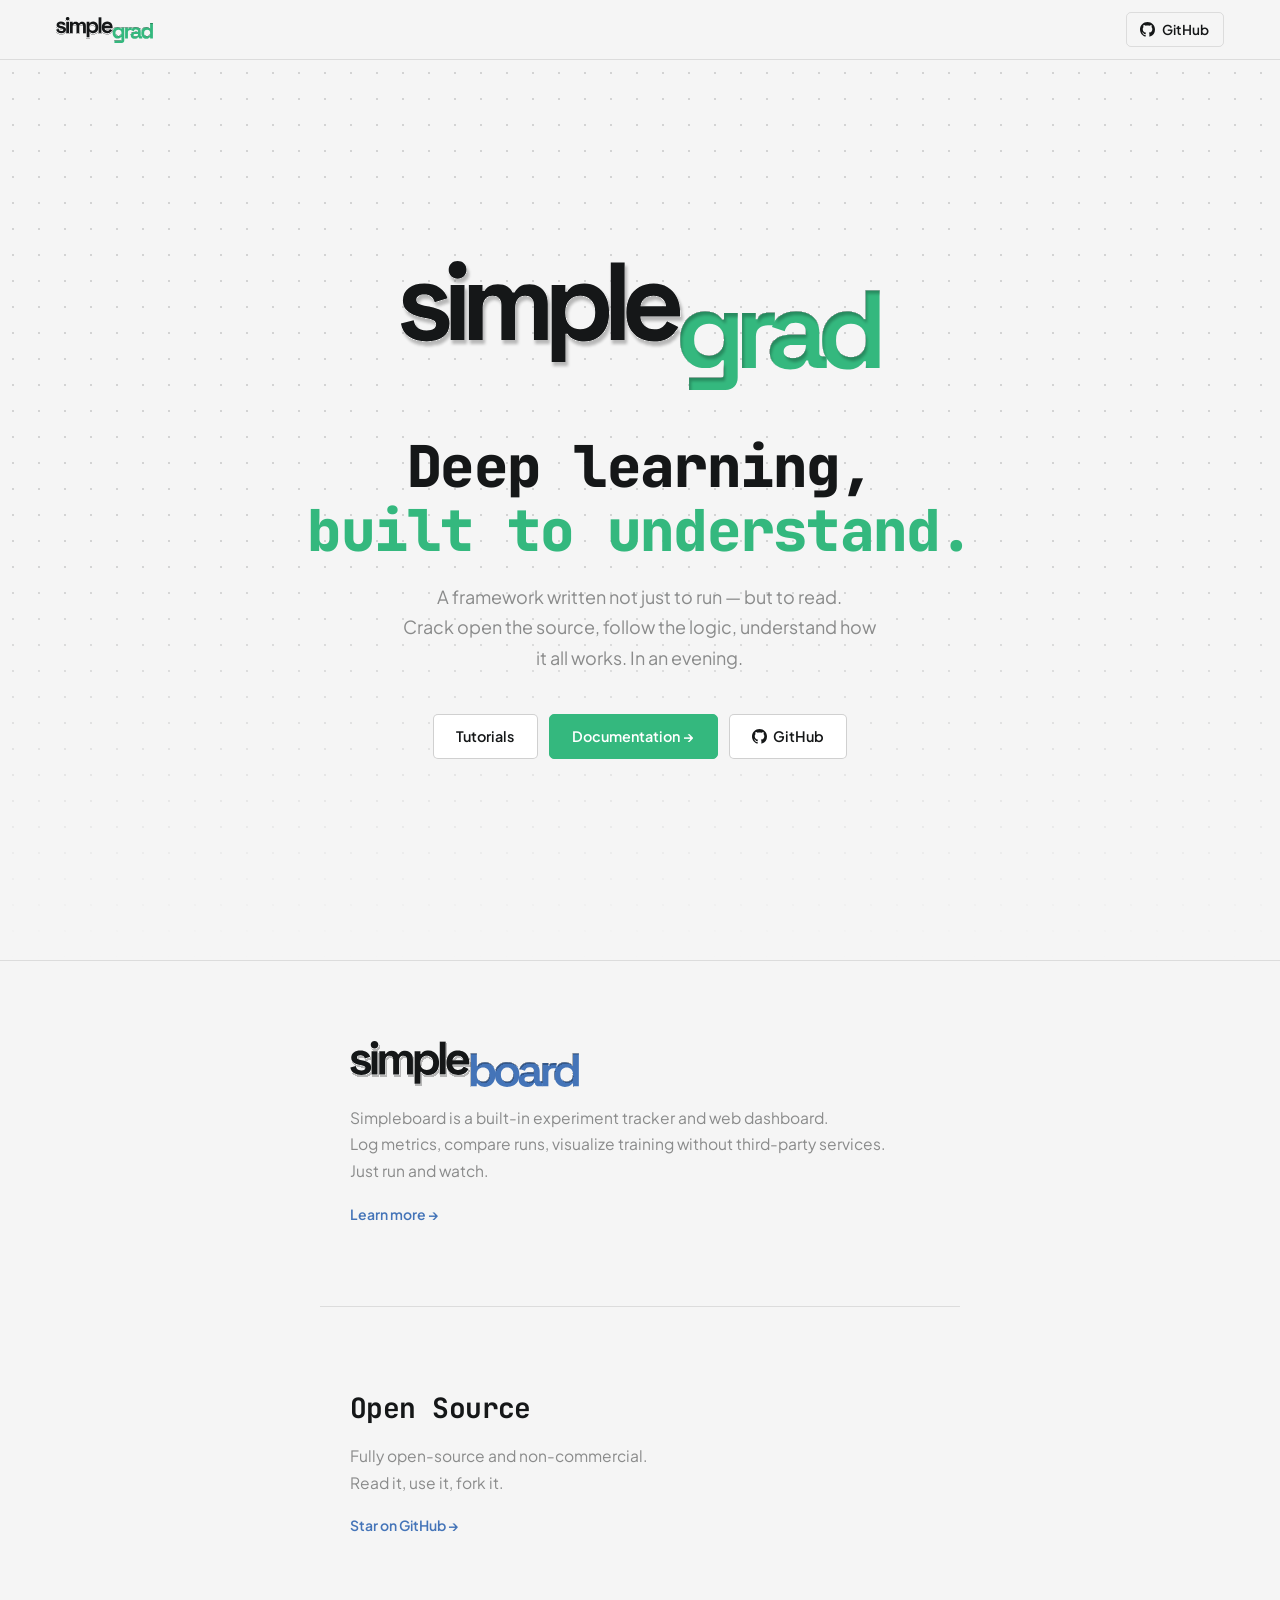
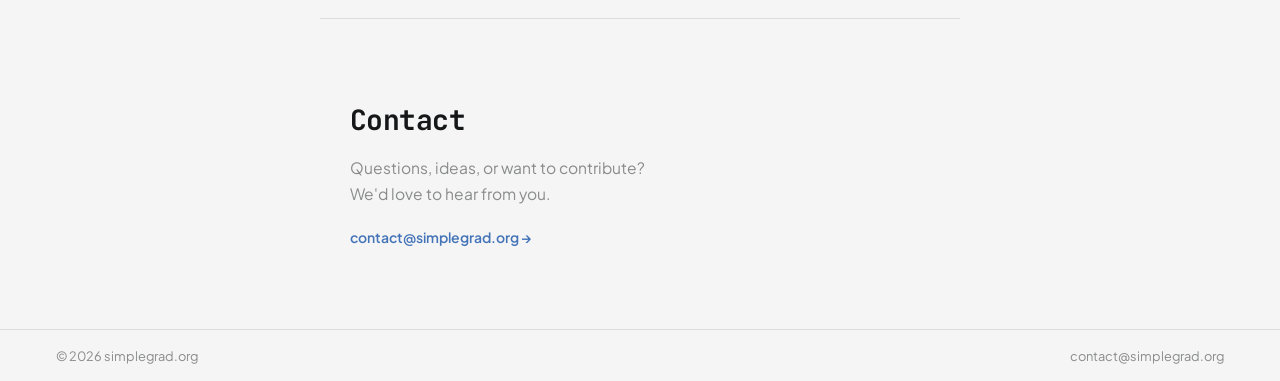
<file: index.html>
<!DOCTYPE html>
<html lang="en">
<head>
  <meta charset="UTF-8">
  <meta name="viewport" content="width=device-width, initial-scale=1.0">
  <meta name="description" content="simplegrad — a deep learning framework built to be read, not just run.">
  <title>simplegrad</title>
  <link rel="icon" href="assets/favicon.svg" type="image/svg+xml">
  <link rel="preconnect" href="https://fonts.googleapis.com">
  <link rel="preconnect" href="https://fonts.gstatic.com" crossorigin>
  <link href="https://fonts.googleapis.com/css2?family=JetBrains+Mono:wght@700;800&family=Plus+Jakarta+Sans:wght@200..800&display=swap" rel="stylesheet">
  <link rel="stylesheet" href="styles.css">
</head>
<body>

  <!-- ══════════════ HEADER ══════════════ -->
  <header>
    <a href="/" class="header-logo" aria-label="simplegrad home">
      <img src="assets/simplegrad_logo_hor.svg" alt="simplegrad">
    </a>
    <a href="https://github.com/gri-sha/simplegrad" class="gh-link" target="_blank" rel="noopener noreferrer">
      <img class="gh-icon" src="assets/github.svg" alt="">
      GitHub
    </a>
  </header>

  <!-- ══════════════ HERO ══════════════ -->
  <section class="hero">
    <div class="hero-content">

      <div class="hero-logo">
        <img class="logo-hor" src="assets/simplegrad_logo_hor.svg" alt="simplegrad">
        <img class="logo-ver" src="assets/simplegrad_logo_ver.svg" alt="simplegrad">
      </div>

      <h1 class="hero-heading">
        Deep learning,<br><span class="green">built to understand.</span>
      </h1>

      <p class="hero-desc">
        A framework written not just to run — but to read.<br/>
        Crack open the source, follow the logic, understand how it all works.
        In an evening.
      </p>

      <div class="hero-buttons">
        <a href="https://tutorials.simplegrad.org" class="btn btn-outline">Tutorials</a>
        <a href="https://docs.simplegrad.org" class="btn btn-primary">Documentation →</a>
        <a href="https://github.com/gri-sha/simplegrad" class="btn btn-outline" target="_blank" rel="noopener noreferrer">
          <img class="gh-icon" src="assets/github.svg" alt="">
          GitHub
        </a>
      </div>

    </div>
  </section>

  <!-- ══════════════ CONTENT GROUP ══════════════ -->
  <div class="content-group">

    <!-- SIMPLEBOARD -->
    <section class="section reveal">
      <div class="section-inner">
        <img class="board-logo" src="assets/simpleboard_logo_hor.svg" alt="simpleboard">
        <p class="section-text">
          Simpleboard is a built-in experiment tracker and web dashboard.<br/>
          Log metrics, compare runs, visualize training without third-party services.<br/>
          Just run and watch.
        </p>
        <a href="https://docs.simplegrad.org" class="section-cta">Learn more →</a>
      </div>
    </section>

    <!-- OPEN SOURCE -->
    <section class="section reveal">
      <div class="section-inner">
        <h2 class="section-heading">Open Source</h2>
        <p class="section-text">
          Fully open-source and non-commercial.<br/>
          Read it, use it, fork it.
        </p>
        <a href="https://github.com/gri-sha/simplegrad" class="section-cta" target="_blank" rel="noopener noreferrer">
          Star on GitHub →
        </a>
      </div>
    </section>

    <!-- CONTACT -->
    <section class="section reveal">
      <div class="section-inner">
        <h2 class="section-heading">Contact</h2>
        <p class="section-text">
          Questions, ideas, or want to contribute?<br/>
          We'd love to hear from you.
        </p>
        <a href="mailto:contact@simplegrad.org" class="section-cta">
          contact@simplegrad.org →
        </a>
      </div>
    </section>

  </div>

  <!-- ══════════════ FOOTER ══════════════ -->
  <footer>
    <span class="footer-copy">© 2026 simplegrad.org</span>
    <a href="mailto:contact@simplegrad.org" class="footer-email">contact@simplegrad.org</a>
  </footer>

  <script src="script.js"></script>

</body>
</html>
</file>
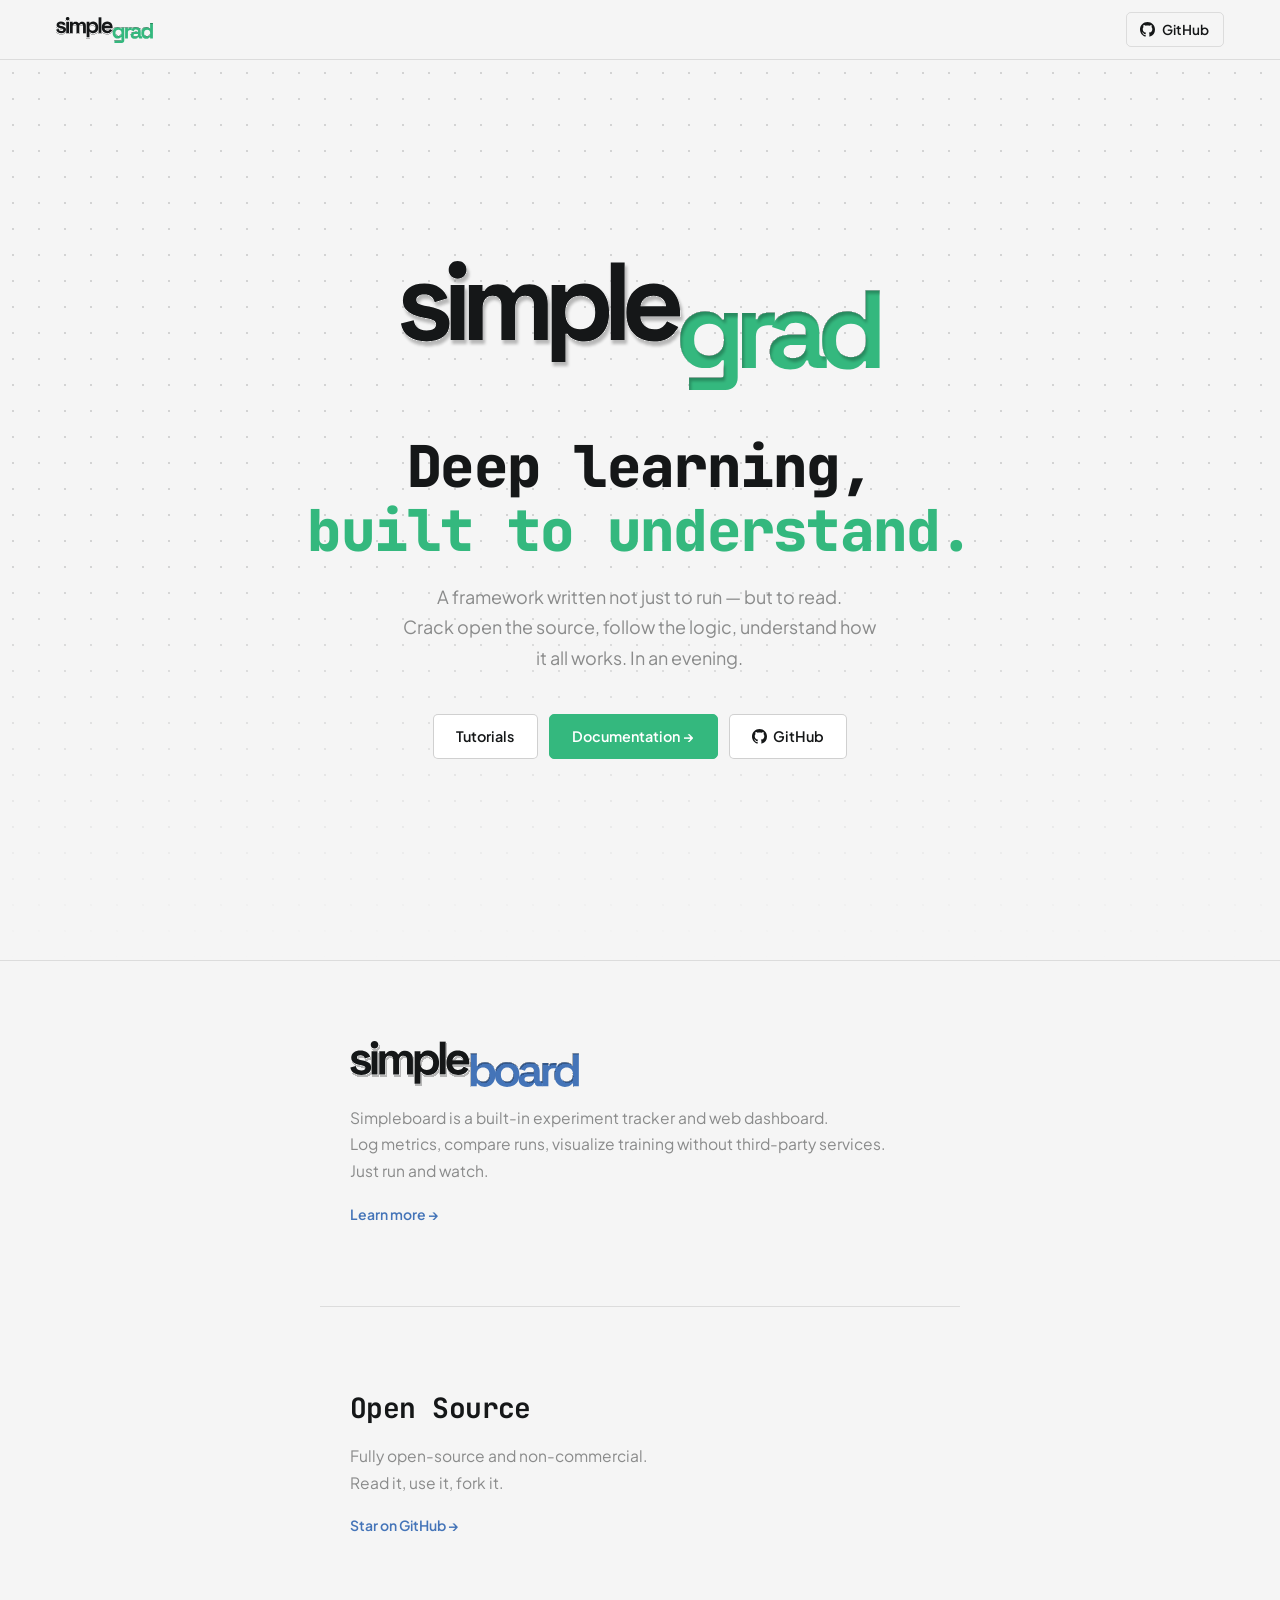
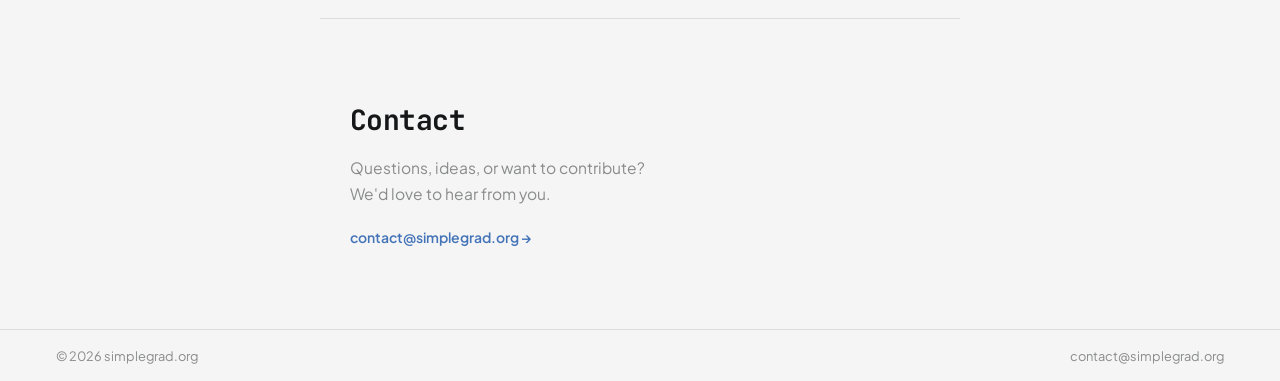
<file: public/index.html>
<!DOCTYPE html>
<html lang="en">
<head>
  <meta charset="UTF-8">
  <meta name="viewport" content="width=device-width, initial-scale=1.0">
  <meta name="description" content="simplegrad — a deep learning framework built to be read, not just run.">
  <title>simplegrad</title>
  <link rel="canonical" href="https://simplegrad.org/">
  <meta property="og:type" content="website">
  <meta property="og:url" content="https://simplegrad.org/">
  <meta property="og:title" content="simplegrad — deep learning, built to understand">
  <meta property="og:description" content="A deep learning framework focused on code clarity and educational value.">
  <meta property="og:site_name" content="simplegrad">
  <meta property="og:image" content="https://simplegrad.org/assets/og_image.png">
  <meta name="twitter:card" content="summary_large_image">
  <meta name="twitter:title" content="simplegrad — deep learning, built to understand">
  <meta name="twitter:description" content="A deep learning framework focused on code clarity and educational value.">
  <meta name="twitter:image" content="https://simplegrad.org/assets/og_image.png">
  <script type="application/ld+json">
  {
    "@context": "https://schema.org",
    "@graph": [
      {
        "@type": "Organization",
        "@id": "https://simplegrad.org/#organization",
        "name": "simplegrad",
        "url": "https://simplegrad.org",
        "sameAs": ["https://github.com/gri-sha/simplegrad"],
        "contactPoint": {
          "@type": "ContactPoint",
          "email": "contact@simplegrad.org",
          "contactType": "customer support"
        }
      },
      {
        "@type": "WebSite",
        "@id": "https://simplegrad.org/#website",
        "url": "https://simplegrad.org",
        "name": "simplegrad",
        "description": "A deep learning framework focused on code clarity and educational value.",
        "publisher": { "@id": "https://simplegrad.org/#organization" }
      },
      {
        "@type": "SoftwareApplication",
        "@id": "https://simplegrad.org/#software",
        "name": "simplegrad",
        "applicationCategory": "DeveloperApplication",
        "operatingSystem": "All",
        "url": "https://simplegrad.org",
        "codeRepository": "https://github.com/gri-sha/simplegrad",
        "license": "https://opensource.org/licenses/MIT",
        "description": "Open-source deep learning framework with autograd engine, neural network primitives, and simpleboard experiment tracker.",
        "author": { "@id": "https://simplegrad.org/#organization" }
      }
    ]
  }
  </script>
  <link rel="icon" href="assets/favicon.svg" type="image/svg+xml">
  <link rel="preconnect" href="https://fonts.googleapis.com">
  <link rel="preconnect" href="https://fonts.gstatic.com" crossorigin>
  <link href="https://fonts.googleapis.com/css2?family=JetBrains+Mono:wght@700;800&family=Plus+Jakarta+Sans:wght@200..800&display=swap" rel="stylesheet">
  <link rel="stylesheet" href="styles.css">
</head>
<body>

  <!-- ══════════════ HEADER ══════════════ -->
  <header>
    <a href="/" class="header-logo" aria-label="simplegrad home">
      <img src="assets/simplegrad_logo_hor.svg" alt="simplegrad">
    </a>
    <a href="https://github.com/gri-sha/simplegrad" class="gh-link" target="_blank" rel="noopener noreferrer">
      <img class="gh-icon" src="assets/github.svg" alt="">
      GitHub
    </a>
  </header>

  <!-- ══════════════ HERO ══════════════ -->
  <section class="hero">
    <div class="hero-content">

      <div class="hero-logo">
        <img class="logo-hor" src="assets/simplegrad_logo_hor.svg" alt="simplegrad">
        <img class="logo-ver" src="assets/simplegrad_logo_ver.svg" alt="simplegrad">
      </div>

      <h1 class="hero-heading">
        Deep learning,<br><span class="green">built to understand.</span>
      </h1>

      <p class="hero-desc">
        A framework written not just to run — but to read.<br/>
        Crack open the source, follow the logic, understand how it all works.
        In an evening.
      </p>

      <div class="hero-buttons">
        <a href="https://tutorials.simplegrad.org" class="btn btn-outline">Tutorials</a>
        <a href="https://docs.simplegrad.org" class="btn btn-primary">Documentation →</a>
        <a href="https://github.com/gri-sha/simplegrad" class="btn btn-outline" target="_blank" rel="noopener noreferrer">
          <img class="gh-icon" src="assets/github.svg" alt="">
          GitHub
        </a>
      </div>

    </div>
  </section>

  <!-- ══════════════ CONTENT GROUP ══════════════ -->
  <div class="content-group">

    <!-- SIMPLEBOARD -->
    <section class="section reveal">
      <div class="section-inner">
        <img class="board-logo" src="assets/simpleboard_logo_hor.svg" alt="simpleboard">
        <p class="section-text">
          Simpleboard is a built-in experiment tracker and web dashboard.<br/>
          Log metrics, compare runs, visualize training without third-party services.<br/>
          Just run and watch.
        </p>
        <a href="https://docs.simplegrad.org" class="section-cta">Learn more →</a>
      </div>
    </section>

    <!-- OPEN SOURCE -->
    <section class="section reveal">
      <div class="section-inner">
        <h2 class="section-heading">Open Source</h2>
        <p class="section-text">
          Fully open-source and non-commercial.<br/>
          Read it, use it, fork it.
        </p>
        <a href="https://github.com/gri-sha/simplegrad" class="section-cta" target="_blank" rel="noopener noreferrer">
          Star on GitHub →
        </a>
      </div>
    </section>

    <!-- CONTACT -->
    <section class="section reveal">
      <div class="section-inner">
        <h2 class="section-heading">Contact</h2>
        <p class="section-text">
          Questions, ideas, or want to contribute?<br/>
          We'd love to hear from you.
        </p>
        <a href="mailto:contact@simplegrad.org" class="section-cta">
          contact@simplegrad.org →
        </a>
      </div>
    </section>

  </div>

  <!-- ══════════════ FOOTER ══════════════ -->
  <footer>
    <span class="footer-copy">© 2026 simplegrad.org</span>
    <a href="mailto:contact@simplegrad.org" class="footer-email">contact@simplegrad.org</a>
  </footer>

  <script src="script.js"></script>

</body>
</html>
</file>
<file: styles.css>
/* ─── Custom properties ─── */
:root {
  /* Base palette */
  --bg:               #F5F5F5;
  --fg:               #151718;
  --white:            #ffffff;
  --green:            #34B87E;
  --green-dark:       #2da870;
  --blue:             #4474B8;

  /* Borders */
  --border:           rgba(21, 23, 24, 0.11);
  --border-strong:    rgba(21, 23, 24, 0.35);

  /* Text */
  --muted:            rgba(21, 23, 24, 0.48);

  /* Surfaces */
  --bg-glass:         rgba(245, 245, 245, 0.88);
  --surface-hover:    rgba(21, 23, 24, 0.04);

  /* Patterns */
  --dot-pattern:      rgba(21, 23, 24, 0.15);

  /* Button outline states */
  --btn-border:       rgba(21, 23, 24, 0.2);
  --btn-border-hover: rgba(21, 23, 24, 0.45);
  --btn-bg-hover:     rgba(21, 23, 24, 0.03);
}

/* ─── Reset ─── */
*, *::before, *::after { box-sizing: border-box; margin: 0; padding: 0; }

html { scroll-behavior: smooth; }

body {
  background: var(--bg);
  color: var(--fg);
  font-family: 'Plus Jakarta Sans', system-ui, sans-serif;
  line-height: 1.6;
  -webkit-font-smoothing: antialiased;
}

/* ─────────────────────────────
   HEADER
───────────────────────────── */
header {
  height: 60px;
  padding: 0 clamp(1.25rem, 5vw, 3.5rem);
  display: flex;
  align-items: center;
  justify-content: space-between;
  border-bottom: 1px solid var(--border);
}

.header-logo img {
  height: 26px;
  width: auto;
  display: block;
}

.gh-link {
  display: inline-flex;
  align-items: center;
  gap: 0.45rem;
  padding: 0.38rem 0.85rem;
  font-size: 0.85rem;
  font-weight: 600;
  color: var(--fg);
  text-decoration: none;
  border: 1px solid var(--border);
  border-radius: 5px;
  transition: border-color 0.18s, background 0.18s;
}

.gh-link:hover {
  border-color: var(--border-strong);
  background: var(--surface-hover);
}

.gh-icon {
  width: 15px;
  height: 15px;
  display: block;
  flex-shrink: 0;
}

/* ─────────────────────────────
   HERO
───────────────────────────── */
.hero {
  position: relative;
  min-height: 100vh;
  display: flex;
  align-items: center;
  justify-content: center;
  padding: clamp(2rem, 5vw, 4rem) clamp(1.25rem, 5vw, 3.5rem);
  text-align: center;
  overflow: hidden;
}

/* Dot-grid background pattern */
.hero::before {
  content: '';
  position: absolute;
  inset: 0;
  background-image: radial-gradient(circle, var(--dot-pattern) 1.5px, transparent 1.5px);
  background-size: 26px 26px;
  pointer-events: none;
  z-index: 0;
}

/* Soft fade-out at the bottom of the pattern */
.hero::after {
  content: '';
  position: absolute;
  bottom: 0; left: 0; right: 0;
  height: 45%;
  background: linear-gradient(to bottom, transparent, var(--bg));
  pointer-events: none;
  z-index: 1;
}

.hero-content {
  position: relative;
  z-index: 2;
  max-width: 700px;
  margin: 0 auto;
}

/* Responsive logo swap */
.hero-logo {
  margin: 0 auto 2.75rem;
  animation: fadeUp 0.65s ease both;
}

.logo-hor {
  display: block;
  width: clamp(240px, 50vw, 480px);
  height: auto;
  margin: 0 auto;
}

.logo-ver {
  display: none;
  width: clamp(130px, 40vw, 200px);
  height: auto;
  margin: 0 auto;
}

.hero-heading {
  font-family: 'JetBrains Mono', monospace;
  font-size: clamp(2.1rem, 5.5vw, 3.6rem);
  font-weight: 800;
  line-height: 1.12;
  letter-spacing: -0.03em;
  color: var(--fg);
  margin-bottom: 1.2rem;
  animation: fadeUp 0.65s 0.1s ease both;
}

.hero-heading .green { color: var(--green); }

.hero-desc {
  font-size: clamp(0.975rem, 1.9vw, 1.125rem);
  color: var(--muted);
  max-width: 480px;
  margin: 0 auto 2.5rem;
  line-height: 1.7;
  animation: fadeUp 0.65s 0.2s ease both;
}

.hero-buttons {
  display: flex;
  flex-wrap: wrap;
  gap: 0.7rem;
  justify-content: center;
  animation: fadeUp 0.65s 0.3s ease both;
}

/* ─── Buttons ─── */
.btn {
  display: inline-flex;
  align-items: center;
  gap: 0.35rem;
  padding: 0.62rem 1.4rem;
  font-family: 'Plus Jakarta Sans', sans-serif;
  font-size: 0.9rem;
  font-weight: 600;
  text-decoration: none;
  border-radius: 5px;
  border: 1.5px solid transparent;
  cursor: pointer;
  transition: background 0.16s, border-color 0.16s, color 0.16s, transform 0.12s;
}

.btn:active { transform: scale(0.965); }

.btn-primary {
  background: var(--green);
  color: var(--white);
  border-color: var(--green);
}

.btn-primary:hover {
  background: var(--green-dark);
  border-color: var(--green-dark);
}

.btn-outline {
  background: var(--white);
  color: var(--fg);
  border-color: var(--btn-border);
}

.btn-outline:hover {
  border-color: var(--btn-border-hover);
  background: var(--bg);
}

/* ─────────────────────────────
   CONTENT SECTIONS
───────────────────────────── */
.section {
  padding: clamp(2.75rem, 6.5vw, 5rem) clamp(1.25rem, 5vw, 3.5rem);
  border-top: 1px solid var(--border);
}

.section-inner {
  max-width: 580px;
  margin: 0 auto;
}

.section-label {
  display: inline-block;
  font-size: 0.72rem;
  font-weight: 600;
  letter-spacing: 0.1em;
  text-transform: uppercase;
  color: var(--green);
  margin-bottom: 0.9rem;
}

.section-title {
  font-family: 'JetBrains Mono', monospace;
  font-size: clamp(1.5rem, 3.5vw, 2.1rem);
  font-weight: 800;
  letter-spacing: -0.03em;
  line-height: 1.15;
  color: var(--fg);
  margin-bottom: 0.8rem;
}

.section-text {
  font-size: 0.975rem;
  color: var(--muted);
  line-height: 1.72;
  margin-top: 0.45rem;
}

.section-cta {
  display: inline-flex;
  align-items: center;
  gap: 0.3rem;
  margin-top: 1.1rem;
  font-size: 0.875rem;
  font-variation-settings: 'wght' 600;
  color: var(--blue);
  text-decoration: none;
  transition: gap 0.2s ease, font-variation-settings 0.25s ease;
}

.section-cta:hover {
  gap: 0.55rem;
  font-variation-settings: 'wght' 800;
}

/* Board logo — acts as the section heading */
.board-logo {
  display: block;
  height: 46px;
  width: auto;
  margin-bottom: 1.1rem;
}

/* Plain section headings (Open Source, Contact) */
.section-heading {
  font-family: 'JetBrains Mono', monospace;
  font-size: clamp(1.35rem, 3vw, 1.75rem);
  font-weight: 700;
  letter-spacing: -0.02em;
  color: var(--fg);
  margin-bottom: 0.75rem;
}

/* ─────────────────────────────
   CONTENT GROUP
   Wraps the 3 bottom sections. Group provides horizontal padding
   so child section border-tops are naturally inset from viewport edges.
───────────────────────────── */
.content-group {
  border-top: 1px solid var(--border);
  min-height: calc(100vh - 52px);
  padding-left: clamp(1.25rem, 5vw, 3.5rem);
  padding-right: clamp(1.25rem, 5vw, 3.5rem);
}

.content-group .section {
  padding-left: 0;
  padding-right: 0;
  border-top: none;
  position: relative;
}

/* Divider lines: centered, just wider than the 580px text block */
.content-group .section:not(:first-child)::before {
  content: '';
  position: absolute;
  top: 0;
  left: 50%;
  transform: translateX(-50%);
  width: min(640px, 100%);
  height: 1px;
  background: var(--border);
}

/* ─────────────────────────────
   FOOTER
───────────────────────────── */
footer {
  border-top: 1px solid var(--border);
  height: 52px;
  padding: 0 clamp(1.25rem, 5vw, 3.5rem);
  display: flex;
  align-items: center;
  justify-content: space-between;
  flex-wrap: wrap;
  gap: 0.4rem;
}

.footer-copy {
  font-size: 0.8rem;
  color: var(--muted);
}

.footer-email {
  font-size: 0.8rem;
  color: var(--muted);
  text-decoration: none;
  transition: color 0.16s;
}

.footer-email:hover { color: var(--fg); }

/* ─────────────────────────────
   ANIMATIONS
───────────────────────────── */
@keyframes fadeUp {
  from { opacity: 0; transform: translateY(18px); }
  to   { opacity: 1; transform: translateY(0); }
}

.reveal {
  opacity: 0;
  transform: translateY(16px);
  transition: opacity 0.55s ease, transform 0.55s ease;
}

.reveal.visible {
  opacity: 1;
  transform: translateY(0);
}

/* ─────────────────────────────
   MOBILE
───────────────────────────── */
@media (max-width: 600px) {
  .logo-hor { display: none; }
  .logo-ver {
    display: block;
    width: clamp(160px, 58vw, 240px);
  }

  .hero-buttons {
    flex-direction: column;
    align-items: center;
  }

  .hero-buttons .btn {
    width: clamp(200px, 72vw, 260px);
    justify-content: center;
  }

  footer {
    height: auto;
    padding-top: 0.875rem;
    padding-bottom: 0.875rem;
  }
}
</file>
<file: public/styles.css>
/* ─── Custom properties ─── */
:root {
  /* Base palette */
  --bg:               #F5F5F5;
  --fg:               #151718;
  --white:            #ffffff;
  --green:            #34B87E;
  --green-dark:       #2da870;
  --blue:             #4474B8;

  /* Borders */
  --border:           rgba(21, 23, 24, 0.11);
  --border-strong:    rgba(21, 23, 24, 0.35);

  /* Text */
  --muted:            rgba(21, 23, 24, 0.48);

  /* Surfaces */
  --bg-glass:         rgba(245, 245, 245, 0.88);
  --surface-hover:    rgba(21, 23, 24, 0.04);

  /* Patterns */
  --dot-pattern:      rgba(21, 23, 24, 0.15);

  /* Button outline states */
  --btn-border:       rgba(21, 23, 24, 0.2);
  --btn-border-hover: rgba(21, 23, 24, 0.45);
  --btn-bg-hover:     rgba(21, 23, 24, 0.03);
}

/* ─── Reset ─── */
*, *::before, *::after { box-sizing: border-box; margin: 0; padding: 0; }

html { scroll-behavior: smooth; }

body {
  background: var(--bg);
  color: var(--fg);
  font-family: 'Plus Jakarta Sans', system-ui, sans-serif;
  line-height: 1.6;
  -webkit-font-smoothing: antialiased;
}

/* ─────────────────────────────
   HEADER
───────────────────────────── */
header {
  height: 60px;
  padding: 0 clamp(1.25rem, 5vw, 3.5rem);
  display: flex;
  align-items: center;
  justify-content: space-between;
  border-bottom: 1px solid var(--border);
}

.header-logo img {
  height: 26px;
  width: auto;
  display: block;
}

.gh-link {
  display: inline-flex;
  align-items: center;
  gap: 0.45rem;
  padding: 0.38rem 0.85rem;
  font-size: 0.85rem;
  font-weight: 600;
  color: var(--fg);
  text-decoration: none;
  border: 1px solid var(--border);
  border-radius: 5px;
  transition: border-color 0.18s, background 0.18s;
}

.gh-link:hover {
  border-color: var(--border-strong);
  background: var(--surface-hover);
}

.gh-icon {
  width: 15px;
  height: 15px;
  display: block;
  flex-shrink: 0;
}

/* ─────────────────────────────
   HERO
───────────────────────────── */
.hero {
  position: relative;
  min-height: 100vh;
  display: flex;
  align-items: center;
  justify-content: center;
  padding: clamp(2rem, 5vw, 4rem) clamp(1.25rem, 5vw, 3.5rem);
  text-align: center;
  overflow: hidden;
}

/* Dot-grid background pattern */
.hero::before {
  content: '';
  position: absolute;
  inset: 0;
  background-image: radial-gradient(circle, var(--dot-pattern) 1.5px, transparent 1.5px);
  background-size: 26px 26px;
  pointer-events: none;
  z-index: 0;
}

/* Soft fade-out at the bottom of the pattern */
.hero::after {
  content: '';
  position: absolute;
  bottom: 0; left: 0; right: 0;
  height: 45%;
  background: linear-gradient(to bottom, transparent, var(--bg));
  pointer-events: none;
  z-index: 1;
}

.hero-content {
  position: relative;
  z-index: 2;
  max-width: 700px;
  margin: 0 auto;
}

/* Responsive logo swap */
.hero-logo {
  margin: 0 auto 2.75rem;
  animation: fadeUp 0.65s ease both;
}

.logo-hor {
  display: block;
  width: clamp(240px, 50vw, 480px);
  height: auto;
  margin: 0 auto;
}

.logo-ver {
  display: none;
  width: clamp(130px, 40vw, 200px);
  height: auto;
  margin: 0 auto;
}

.hero-heading {
  font-family: 'JetBrains Mono', monospace;
  font-size: clamp(2.1rem, 5.5vw, 3.6rem);
  font-weight: 800;
  line-height: 1.12;
  letter-spacing: -0.03em;
  color: var(--fg);
  margin-bottom: 1.2rem;
  animation: fadeUp 0.65s 0.1s ease both;
}

.hero-heading .green { color: var(--green); }

.hero-desc {
  font-size: clamp(0.975rem, 1.9vw, 1.125rem);
  color: var(--muted);
  max-width: 480px;
  margin: 0 auto 2.5rem;
  line-height: 1.7;
  animation: fadeUp 0.65s 0.2s ease both;
}

.hero-buttons {
  display: flex;
  flex-wrap: wrap;
  gap: 0.7rem;
  justify-content: center;
  animation: fadeUp 0.65s 0.3s ease both;
}

/* ─── Buttons ─── */
.btn {
  display: inline-flex;
  align-items: center;
  gap: 0.35rem;
  padding: 0.62rem 1.4rem;
  font-family: 'Plus Jakarta Sans', sans-serif;
  font-size: 0.9rem;
  font-weight: 600;
  text-decoration: none;
  border-radius: 5px;
  border: 1.5px solid transparent;
  cursor: pointer;
  transition: background 0.16s, border-color 0.16s, color 0.16s, transform 0.12s;
}

.btn:active { transform: scale(0.965); }

.btn-primary {
  background: var(--green);
  color: var(--white);
  border-color: var(--green);
}

.btn-primary:hover {
  background: var(--green-dark);
  border-color: var(--green-dark);
}

.btn-outline {
  background: var(--white);
  color: var(--fg);
  border-color: var(--btn-border);
}

.btn-outline:hover {
  border-color: var(--btn-border-hover);
  background: var(--bg);
}

/* ─────────────────────────────
   CONTENT SECTIONS
───────────────────────────── */
.section {
  padding: clamp(2.75rem, 6.5vw, 5rem) clamp(1.25rem, 5vw, 3.5rem);
  border-top: 1px solid var(--border);
}

.section-inner {
  max-width: 580px;
  margin: 0 auto;
}

.section-label {
  display: inline-block;
  font-size: 0.72rem;
  font-weight: 600;
  letter-spacing: 0.1em;
  text-transform: uppercase;
  color: var(--green);
  margin-bottom: 0.9rem;
}

.section-title {
  font-family: 'JetBrains Mono', monospace;
  font-size: clamp(1.5rem, 3.5vw, 2.1rem);
  font-weight: 800;
  letter-spacing: -0.03em;
  line-height: 1.15;
  color: var(--fg);
  margin-bottom: 0.8rem;
}

.section-text {
  font-size: 0.975rem;
  color: var(--muted);
  line-height: 1.72;
  margin-top: 0.45rem;
}

.section-cta {
  display: inline-flex;
  align-items: center;
  gap: 0.3rem;
  margin-top: 1.1rem;
  font-size: 0.875rem;
  font-variation-settings: 'wght' 600;
  color: var(--blue);
  text-decoration: none;
  transition: gap 0.2s ease, font-variation-settings 0.25s ease;
}

.section-cta:hover {
  gap: 0.55rem;
  font-variation-settings: 'wght' 800;
}

/* Board logo — acts as the section heading */
.board-logo {
  display: block;
  height: 46px;
  width: auto;
  margin-bottom: 1.1rem;
}

/* Plain section headings (Open Source, Contact) */
.section-heading {
  font-family: 'JetBrains Mono', monospace;
  font-size: clamp(1.35rem, 3vw, 1.75rem);
  font-weight: 700;
  letter-spacing: -0.02em;
  color: var(--fg);
  margin-bottom: 0.75rem;
}

/* ─────────────────────────────
   CONTENT GROUP
   Wraps the 3 bottom sections. Group provides horizontal padding
   so child section border-tops are naturally inset from viewport edges.
───────────────────────────── */
.content-group {
  border-top: 1px solid var(--border);
  min-height: calc(100vh - 52px);
  padding-left: clamp(1.25rem, 5vw, 3.5rem);
  padding-right: clamp(1.25rem, 5vw, 3.5rem);
}

.content-group .section {
  padding-left: 0;
  padding-right: 0;
  border-top: none;
  position: relative;
}

/* Divider lines: centered, just wider than the 580px text block */
.content-group .section:not(:first-child)::before {
  content: '';
  position: absolute;
  top: 0;
  left: 50%;
  transform: translateX(-50%);
  width: min(640px, 100%);
  height: 1px;
  background: var(--border);
}

/* ─────────────────────────────
   FOOTER
───────────────────────────── */
footer {
  border-top: 1px solid var(--border);
  height: 52px;
  padding: 0 clamp(1.25rem, 5vw, 3.5rem);
  display: flex;
  align-items: center;
  justify-content: space-between;
  flex-wrap: wrap;
  gap: 0.4rem;
}

.footer-copy {
  font-size: 0.8rem;
  color: var(--muted);
}

.footer-email {
  font-size: 0.8rem;
  color: var(--muted);
  text-decoration: none;
  transition: color 0.16s;
}

.footer-email:hover { color: var(--fg); }

/* ─────────────────────────────
   ANIMATIONS
───────────────────────────── */
@keyframes fadeUp {
  from { opacity: 0; transform: translateY(18px); }
  to   { opacity: 1; transform: translateY(0); }
}

.reveal {
  opacity: 0;
  transform: translateY(16px);
  transition: opacity 0.55s ease, transform 0.55s ease;
}

.reveal.visible {
  opacity: 1;
  transform: translateY(0);
}

/* ─────────────────────────────
   MOBILE
───────────────────────────── */
@media (max-width: 600px) {
  .logo-hor { display: none; }
  .logo-ver {
    display: block;
    width: clamp(160px, 58vw, 240px);
  }

  .hero-buttons {
    flex-direction: column;
    align-items: center;
  }

  .hero-buttons .btn {
    width: clamp(200px, 72vw, 260px);
    justify-content: center;
  }

  footer {
    height: auto;
    padding-top: 0.875rem;
    padding-bottom: 0.875rem;
  }
}
</file>
